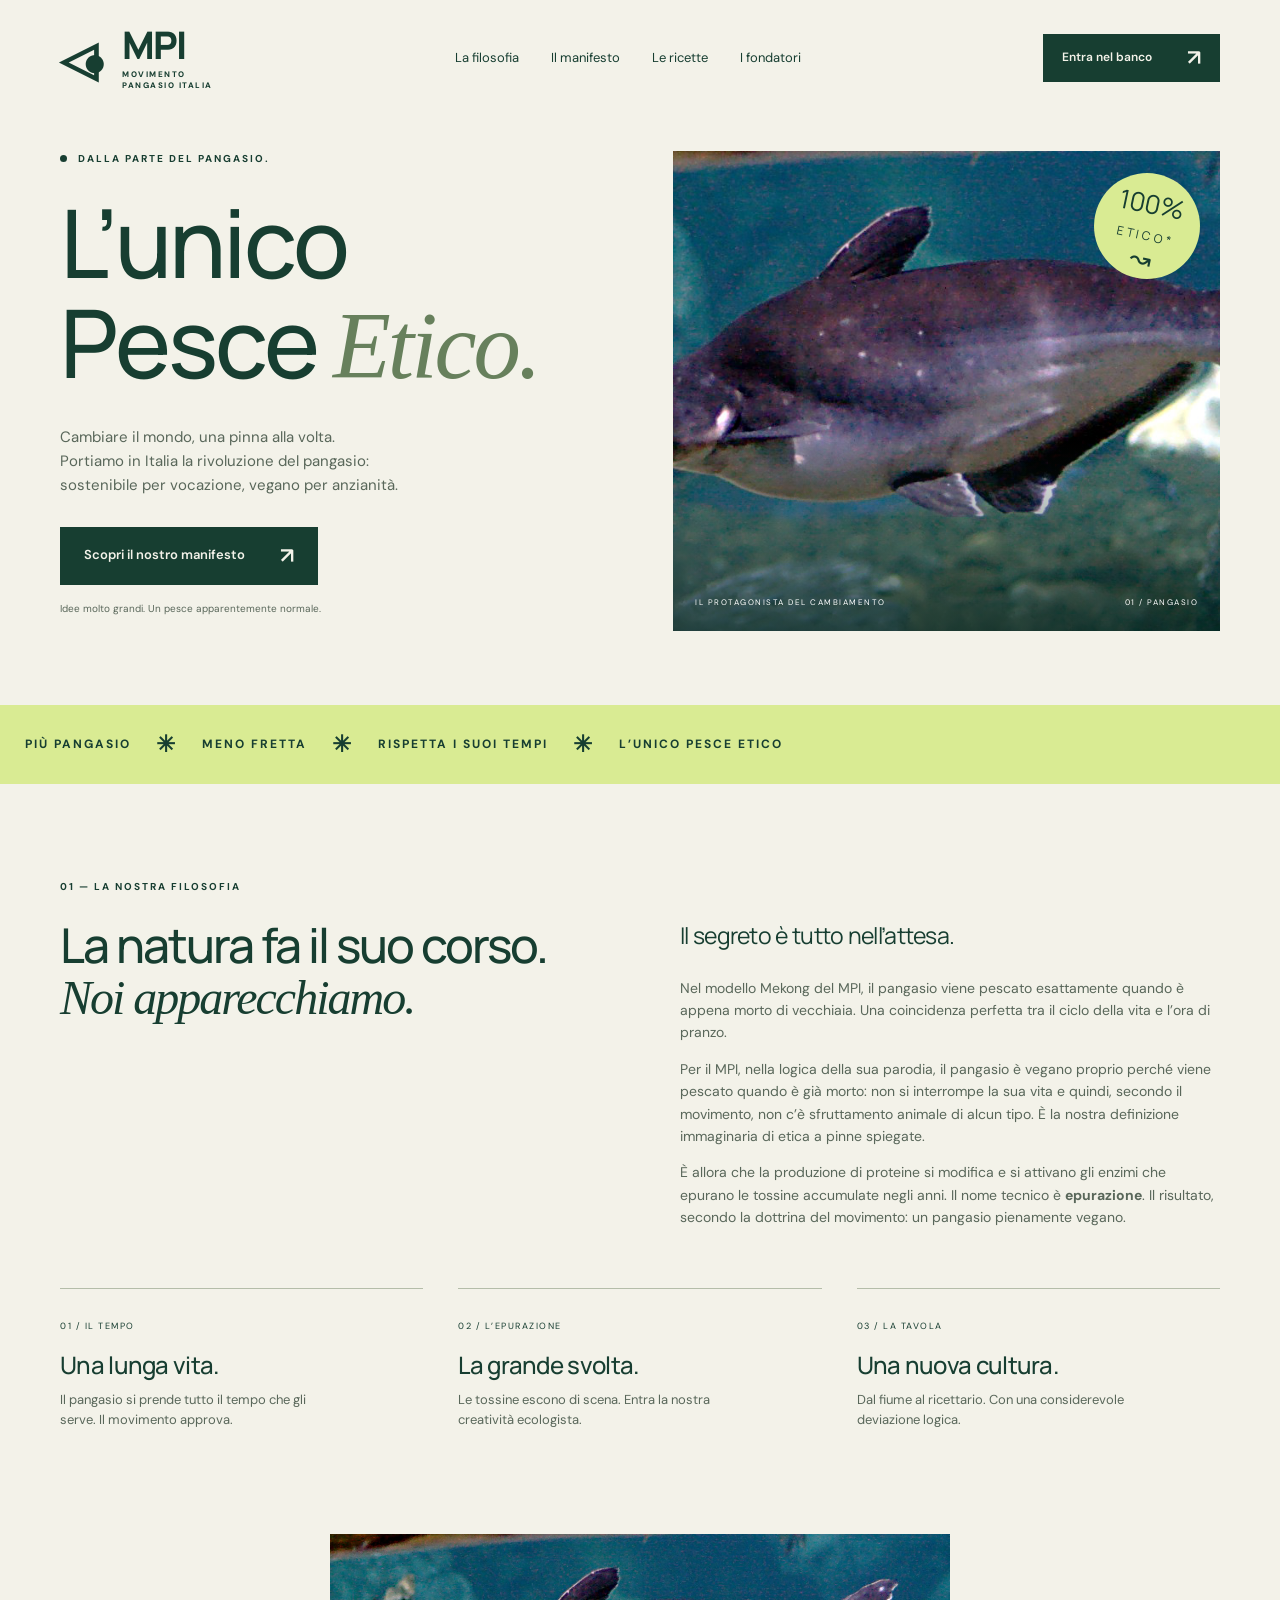
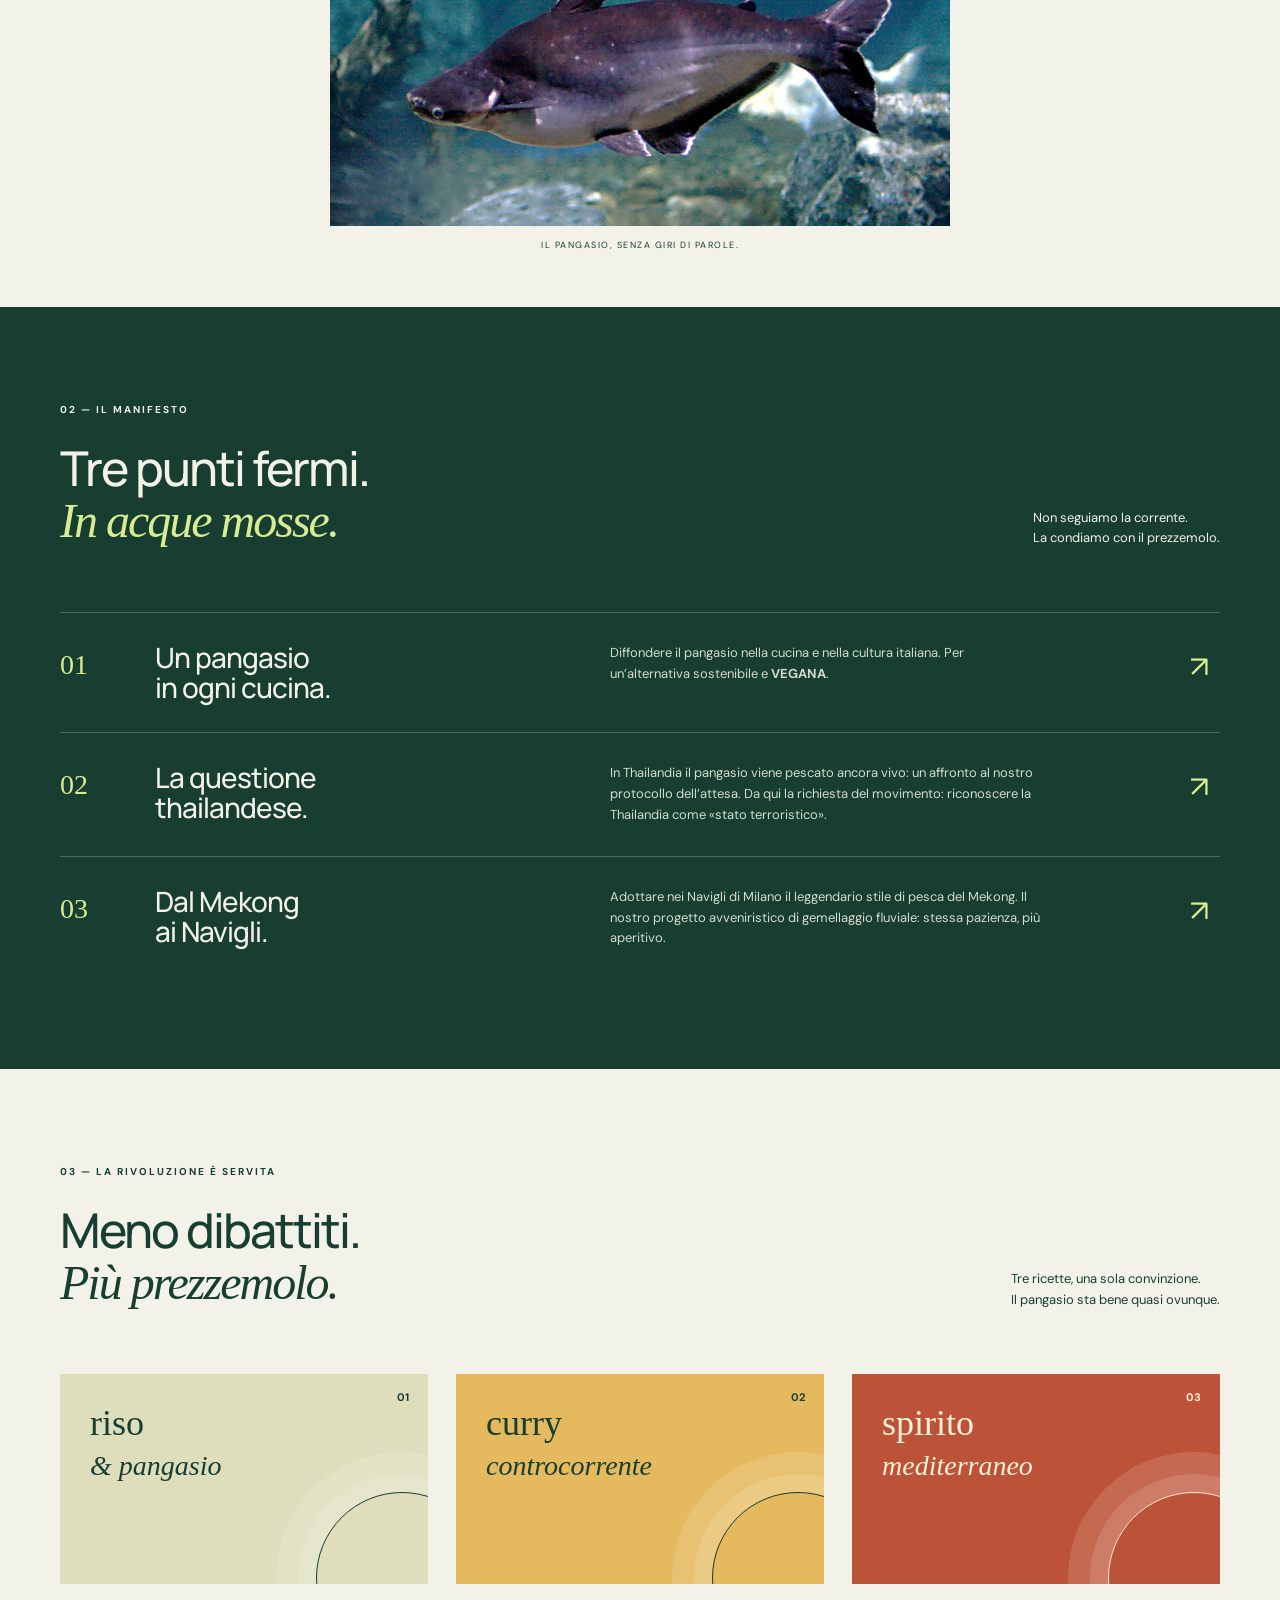
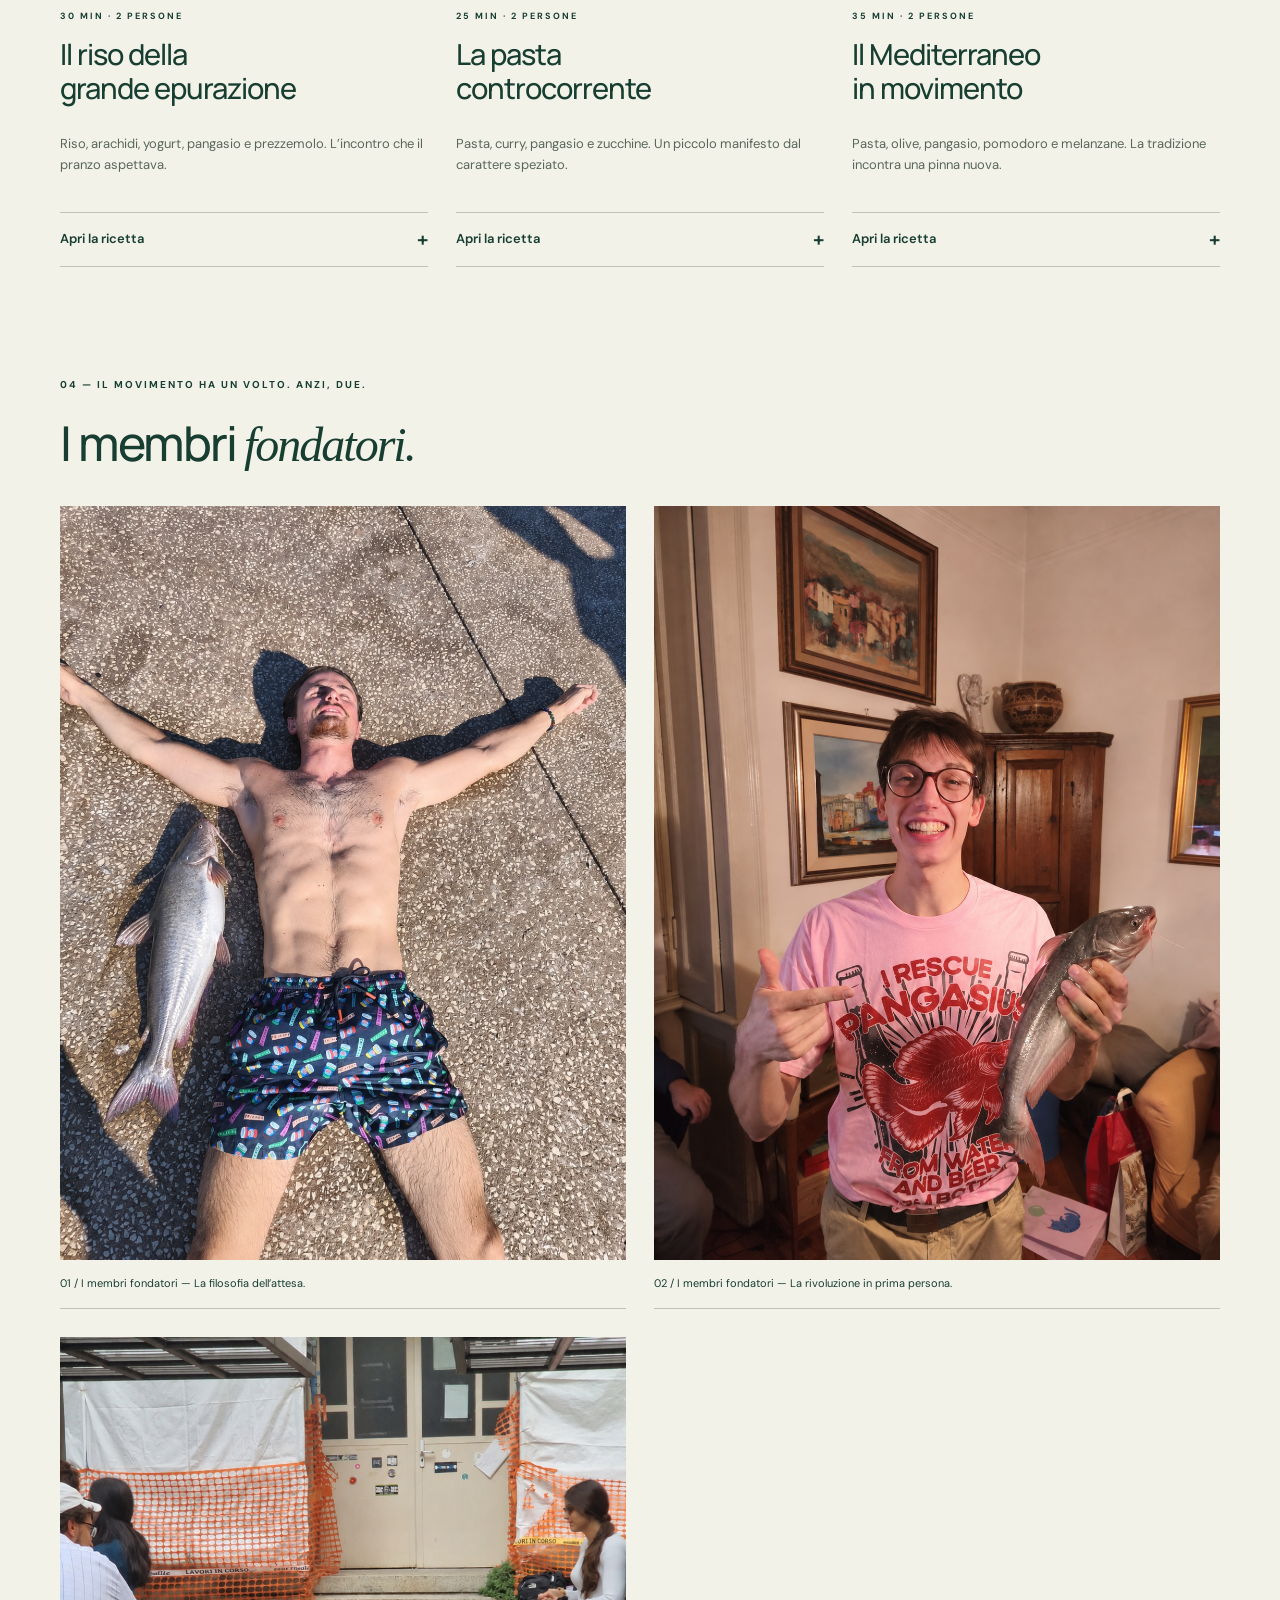
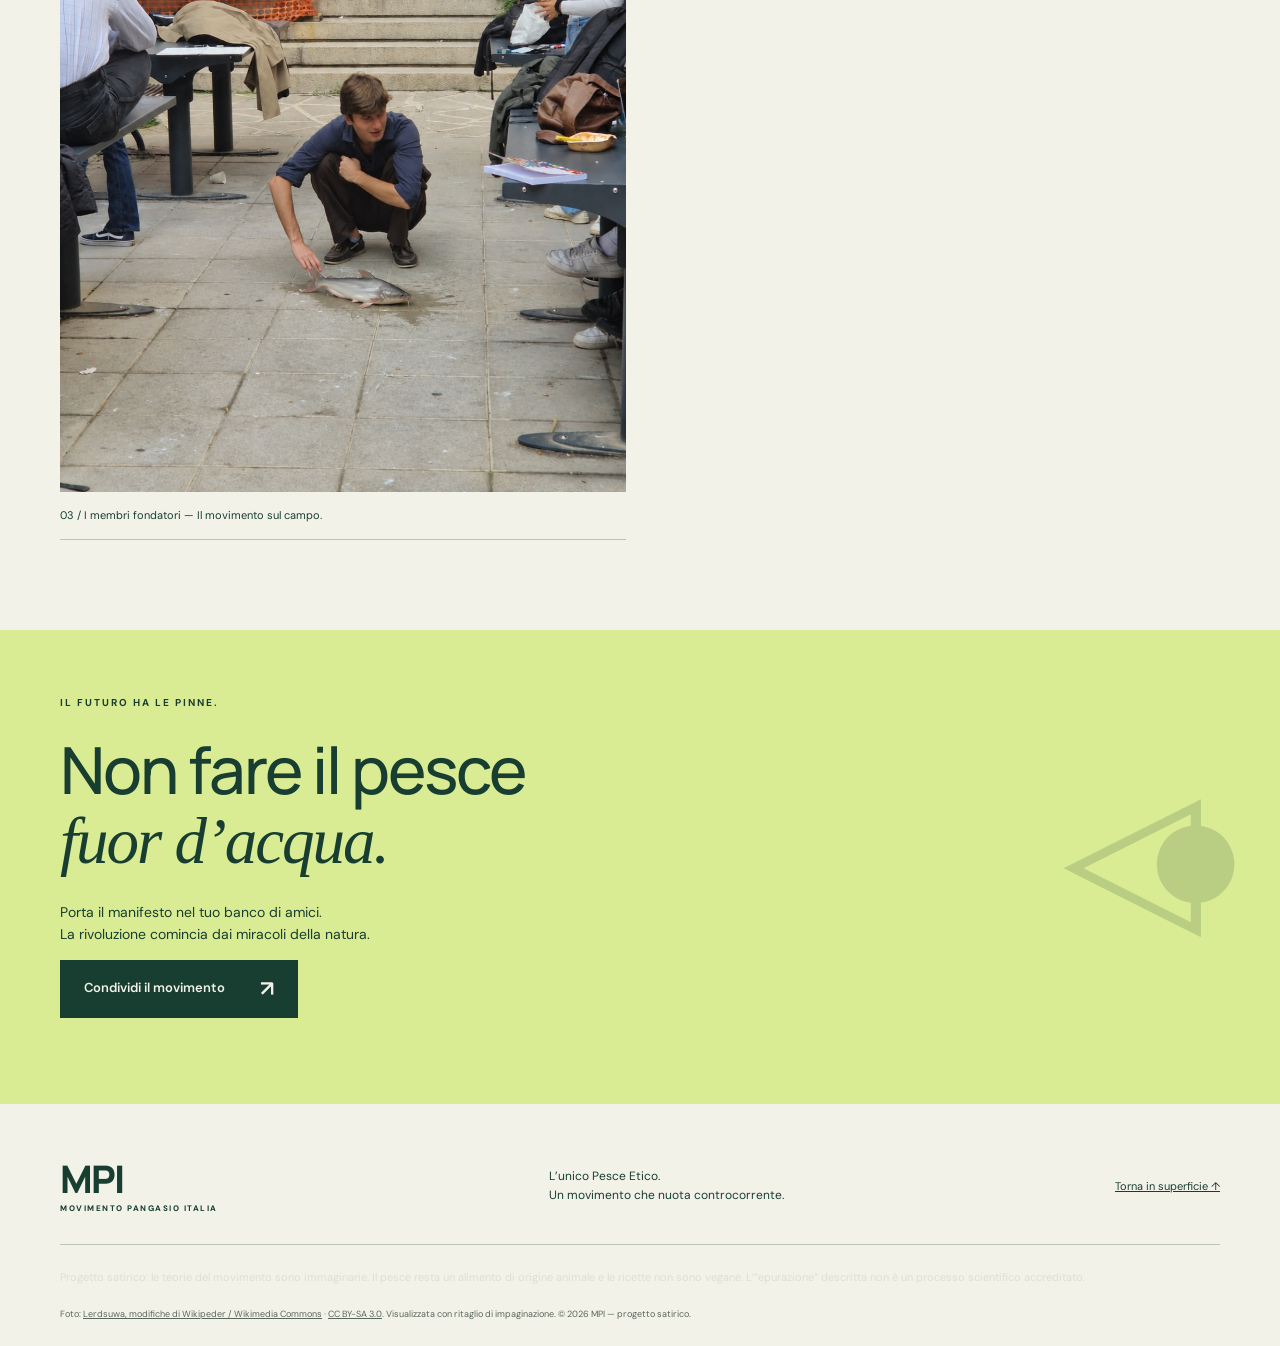
<file: index.html>
<!doctype html>
<html lang="it">
<head>
  <meta charset="utf-8"><meta name="viewport" content="width=device-width, initial-scale=1">
  <title>MPI — Movimento Pangasio Italia | L'unico Pesce Etico</title>
  <meta name="description" content="Il sito satirico del Movimento Pangasio Italia: un manifesto, una grande teoria e tre ricette per una rivoluzione a pinne spiegate.">
  <meta name="theme-color" content="#173e31">
  <link rel="icon" href="assets/favicon.svg" type="image/svg+xml">
  <link rel="stylesheet" href="style.css?v=7">
</head>
<body>
<a class="skip" href="#contenuto">Vai al contenuto</a>
<header class="header wrap">
  <a class="brand" href="#" aria-label="MPI, inizio pagina"><span class="brand-icon" aria-hidden="true">◁<span>●</span></span><span>MPI<small>MOVIMENTO<br>PANGASIO ITALIA</small></span></a>
  <nav aria-label="Navigazione principale"><a href="#filosofia">La filosofia</a><a href="#manifesto">Il manifesto</a><a href="#ricette">Le ricette</a><a href="#fondatori">I fondatori</a></nav>
  <a class="button small" href="#aderisci">Entra nel banco <span>↗</span></a>
</header>
<main id="contenuto">
<section class="hero wrap">
  <div class="hero-copy"><p class="eyebrow"><span class="dot"></span> DALLA PARTE DEL PANGASIO.</p><h1>L’unico<br>Pesce <em>Etico.</em></h1><p class="intro">Cambiare il mondo, una pinna alla volta.<br>Portiamo in Italia la rivoluzione del pangasio: sostenibile per vocazione, vegano per anzianità.</p><a class="button" href="#manifesto">Scopri il nostro manifesto <span>↗</span></a><p class="hero-note">Idee molto grandi. Un pesce apparentemente normale.</p></div>
  <figure class="hero-photo"><img src="assets/pangasio.jpg" alt="Un pangasio argentato che nuota in acquario" width="1198" height="564" fetchpriority="high"><div class="seal">100%<br><span>ETICO*</span><br>↝</div><figcaption><span>IL PROTAGONISTA DEL CAMBIAMENTO</span><span>01 / PANGASIO</span></figcaption></figure>
</section>
<div class="ticker" role="region" tabindex="0" aria-label="I motti del movimento, scorri per leggerli tutti"><span>PIÙ PANGASIO</span><i aria-hidden="true">✳</i><span>MENO FRETTA</span><i aria-hidden="true">✳</i><span>RISPETTA I SUOI TEMPI</span><i aria-hidden="true">✳</i><span>L’UNICO PESCE ETICO</span></div>
<section id="filosofia" class="philosophy wrap section">
  <div><p class="eyebrow">01 — LA NOSTRA FILOSOFIA</p><h2>La natura fa il suo corso.<br><em>Noi apparecchiamo.</em></h2></div>
  <div class="theory"><p class="lead">Il segreto è tutto nell’attesa.</p><p>Nel modello Mekong del MPI, il pangasio viene pescato esattamente quando è appena morto di vecchiaia. Una coincidenza perfetta tra il ciclo della vita e l’ora di pranzo.</p><p>Per il MPI, nella logica della sua parodia, il pangasio è vegano proprio perché viene pescato quando è già morto: non si interrompe la sua vita e quindi, secondo il movimento, non c’è sfruttamento animale di alcun tipo. È la nostra definizione immaginaria di etica a pinne spiegate.</p><p>È allora che la produzione di proteine si modifica e si attivano gli enzimi che epurano le tossine accumulate negli anni. Il nome tecnico è <strong>epurazione</strong>. Il risultato, secondo la dottrina del movimento: un pangasio pienamente vegano.</p></div>
</section>
<section class="process wrap" aria-label="Le tre fasi secondo la dottrina immaginaria MPI"><div><span>01 / IL TEMPO</span><h3>Una lunga vita.</h3><p>Il pangasio si prende tutto il tempo che gli serve. Il movimento approva.</p></div><div><span>02 / L’EPURAZIONE</span><h3>La grande svolta.</h3><p>Le tossine escono di scena. Entra la nostra creatività ecologista.</p></div><div><span>03 / LA TAVOLA</span><h3>Una nuova cultura.</h3><p>Dal fiume al ricettario. Con una considerevole deviazione logica.</p></div></section>
<section class="fish-gallery wrap" aria-label="Il pangasio da vicino"><figure><img src="assets/pangasio.jpg" alt="Un pangasio argentato in acquario, visibile per intero" width="1198" height="564" loading="lazy"><figcaption>IL PANGASIO, SENZA GIRI DI PAROLE.</figcaption></figure></section>
<section id="manifesto" class="manifesto section"><div class="wrap"><div class="section-head"><div><p class="eyebrow">02 — IL MANIFESTO</p><h2>Tre punti fermi.<br><em>In acque mosse.</em></h2></div><p>Non seguiamo la corrente.<br>La condiamo con il prezzemolo.</p></div>
<article class="pledge"><span class="number">01</span><h3>Un pangasio<br>in ogni cucina.</h3><p>Diffondere il pangasio nella cucina e nella cultura italiana. Per un’alternativa sostenibile e <strong>VEGANA</strong>.</p><span class="arrow" aria-hidden="true">↗</span></article>
<article class="pledge"><span class="number">02</span><h3>La questione<br>thailandese.</h3><p>In Thailandia il pangasio viene pescato ancora vivo: un affronto al nostro protocollo dell’attesa. Da qui la richiesta del movimento: riconoscere la Thailandia come «stato terroristico».</p><span class="arrow" aria-hidden="true">↗</span></article>
<article class="pledge"><span class="number">03</span><h3>Dal Mekong<br>ai Navigli.</h3><p>Adottare nei Navigli di Milano il leggendario stile di pesca del Mekong. Il nostro progetto avveniristico di gemellaggio fluviale: stessa pazienza, più aperitivo.</p><span class="arrow" aria-hidden="true">↗</span></article>

</div></section>
<section id="ricette" class="recipes wrap section"><div class="section-head"><div><p class="eyebrow">03 — LA RIVOLUZIONE È SERVITA</p><h2>Meno dibattiti.<br><em>Più prezzemolo.</em></h2></div><p>Tre ricette, una sola convinzione.<br>Il pangasio sta bene quasi ovunque.</p></div>
<div class="recipe-grid">
<article class="recipe"><div class="recipe-art rice" aria-hidden="true"><span>riso<br><i>& pangasio</i></span><b>01</b></div><p class="eyebrow">30 MIN · 2 PERSONE</p><h3>Il riso della<br> grande epurazione</h3><p>Riso, arachidi, yogurt, pangasio e prezzemolo. L’incontro che il pranzo aspettava.</p><details><summary>Apri la ricetta <span>+</span></summary><div><h4>Ingredienti</h4><p>160 g di riso, 250 g di filetto di pangasio, 30 g di arachidi, 100 g di yogurt bianco, prezzemolo, olio, limone e sale.</p><h4>Procedimento</h4><ol><li>Lessa il riso in acqua salata.</li><li>Cuoci il pangasio in padella con poco olio, quindi dividilo in pezzi.</li><li>Mescola lo yogurt con limone e prezzemolo. Servi sul riso con il pesce e le arachidi tritate.</li></ol><p class="allergens">Allergeni: pesce, arachidi, latte.</p></div></details></article>
<article class="recipe"><div class="recipe-art curry" aria-hidden="true"><span>curry<br><i>controcorrente</i></span><b>02</b></div><p class="eyebrow">25 MIN · 2 PERSONE</p><h3>La pasta<br> controcorrente</h3><p>Pasta, curry, pangasio e zucchine. Un piccolo manifesto dal carattere speziato.</p><details><summary>Apri la ricetta <span>+</span></summary><div><h4>Ingredienti</h4><p>180 g di pasta, 250 g di pangasio, 2 zucchine, 1 cucchiaino di curry, olio, sale e acqua di cottura.</p><h4>Procedimento</h4><ol><li>Rosola le zucchine a rondelle con un filo d’olio.</li><li>Aggiungi il pangasio a cubetti e il curry, quindi porta a cottura.</li><li>Scola la pasta e saltala nel condimento con poca acqua di cottura.</li></ol><p class="allergens">Allergeni: pesce, glutine; controllare la miscela di curry.</p></div></details></article>
<article class="recipe"><div class="recipe-art tomato" aria-hidden="true"><span>spirito<br><i>mediterraneo</i></span><b>03</b></div><p class="eyebrow">35 MIN · 2 PERSONE</p><h3>Il Mediterraneo<br> in movimento</h3><p>Pasta, olive, pangasio, pomodoro e melanzane. La tradizione incontra una pinna nuova.</p><details><summary>Apri la ricetta <span>+</span></summary><div><h4>Ingredienti</h4><p>180 g di pasta, 250 g di pangasio, 1 melanzana piccola, 250 g di pomodori, 40 g di olive denocciolate, olio, aglio e basilico.</p><h4>Procedimento</h4><ol><li>Rosola la melanzana a cubetti con olio e aglio.</li><li>Unisci pomodori e olive; lascia insaporire, poi aggiungi il pesce e cuocilo completamente.</li><li>Salta la pasta nel sugo e completa con basilico.</li></ol><p class="allergens">Allergeni: pesce, glutine.</p></div></details></article>
</div></section>
<section id="fondatori" class="founders wrap section">
<p class="eyebrow">04 — IL MOVIMENTO HA UN VOLTO. ANZI, DUE.</p>
<h2>I membri <em>fondatori.</em></h2>
<div class="founder-grid">
<figure><img src="assets/fondatore-relax.png" alt="Un membro fondatore disteso al sole accanto a un pesce" width="1086" height="1448" loading="lazy"><figcaption>01 / I membri fondatori — La filosofia dell’attesa.</figcaption></figure>
<figure><img src="assets/fondatore-ritratto.png" alt="Un membro fondatore con una maglietta rosa che tiene un pesce" width="1086" height="1448" loading="lazy"><figcaption>02 / I membri fondatori — La rivoluzione in prima persona.</figcaption></figure>
<figure><img src="assets/fondatore-cortile.png" alt="Un membro fondatore nel cortile universitario accanto a un pesce" width="1086" height="1448" loading="lazy"><figcaption>03 / I membri fondatori — Il movimento sul campo.</figcaption></figure>
</div>
</section>
<section id="aderisci" class="join wrap"><p class="eyebrow">IL FUTURO HA LE PINNE.</p><h2>Non fare il pesce<br><em>fuor d’acqua.</em></h2><p>Porta il manifesto nel tuo banco di amici.<br>La rivoluzione comincia dai miracoli della natura.</p><button class="button" id="share">Condividi il movimento <span>↗</span></button><p id="share-status" role="status" aria-live="polite"></p><span class="join-fish" aria-hidden="true">◁●</span></section>
</main>
<footer class="wrap"><div class="footer-top"><a class="brand" href="#">MPI<small>MOVIMENTO PANGASIO ITALIA</small></a><p>L’unico Pesce Etico.<br>Un movimento che nuota controcorrente.</p><a href="#contenuto">Torna in superficie ↑</a></div><p class="disclaimer">Progetto satirico: le teorie del movimento sono immaginarie. Il pesce resta un alimento di origine animale e le ricette non sono vegane. L’“epurazione” descritta non è un processo scientifico accreditato.</p><p class="credits">Foto: <a href="https://commons.wikimedia.org/wiki/File:Iridescent_Shark_Catfish.jpg">Lerdsuwa, modifiche di Wikipeder / Wikimedia Commons</a> · <a href="https://creativecommons.org/licenses/by-sa/3.0/">CC BY-SA 3.0</a>. Visualizzata con ritaglio di impaginazione. © <span id="year">2026</span> MPI — progetto satirico.</p></footer>
<script src="script.js"></script>
</body></html>
</file>
<file: style.css>
@import url('https://fonts.googleapis.com/css2?family=DM+Sans:wght@400;500;600;700&family=Manrope:wght@400;500;600;700;800&display=swap');
:root{--green:#173e31;--cream:#f3f2e9;--lime:#d9eb93;--muted:#59675a}*{box-sizing:border-box}html{scroll-behavior:smooth;scroll-padding-top:30px}body{margin:0;background:var(--cream);color:var(--green);font-family:'DM Sans',sans-serif;font-size:16px;line-height:1.6}a{color:inherit}button{font:inherit}a,button,summary{-webkit-tap-highlight-color:transparent}a:focus-visible,button:focus-visible,summary:focus-visible{outline:3px solid #a8522e;outline-offset:6px}.wrap{max-width:1320px;margin:auto;padding-left:60px;padding-right:60px}.notice{background:var(--green);color:var(--cream);text-align:center;font-size:10px;letter-spacing:2px;padding:9px 15px}.header{display:flex;align-items:center;justify-content:space-between;height:116px;gap:30px}.brand{text-decoration:none;display:flex;align-items:center;gap:14px;font-family:Manrope,sans-serif;font-size:38px;font-weight:800;letter-spacing:-2px;line-height:1}.brand small{display:block;font-family:'DM Sans',sans-serif;font-size:8px;line-height:1.4;letter-spacing:1.5px;margin-top:6px}.brand-icon{font-size:48px;letter-spacing:-15px;margin-right:16px}.brand-icon span{font-size:42px}.header nav{display:flex;gap:32px;font-size:13px}.header nav a{text-decoration:none}.header nav a:hover{text-decoration:underline}.button{display:inline-flex;align-items:center;justify-content:space-between;gap:35px;background:var(--green);color:var(--cream);border:1px solid var(--green);padding:17px 23px;text-decoration:none;font-size:13px;cursor:pointer;font-weight:600}.button:hover{background:#2d5846}.button span{font-size:22px;line-height:1}.button.small{padding:12px 18px;font-size:12px}.hero{display:grid;grid-template-columns:1.03fr 1fr;gap:50px;padding-top:35px;padding-bottom:74px}.eyebrow{font-size:10px;letter-spacing:2px;font-weight:700;margin:0 0 25px}.dot{display:inline-block;width:7px;height:7px;background:var(--green);border-radius:50%;margin-right:7px}h1,h2,h3,p{margin-top:0}h1,h2,h3{font-family:Manrope,sans-serif;font-weight:500;line-height:1.06;letter-spacing:-3px}h1{font-size:clamp(70px,7.4vw,104px);margin-bottom:28px}em{font-family:Georgia,serif;font-weight:400}h1 em{color:#67805c}.intro{font-size:15px;max-width:380px;color:var(--muted);margin-bottom:30px}.hero-note{font-size:10px;margin-top:16px;color:var(--muted)}.hero-photo{position:relative;margin:0;min-height:480px;background:#0b363b;overflow:hidden}.hero-photo img{width:100%;height:100%;position:absolute;object-fit:cover;object-position:46% center}.hero-photo:after{content:'';position:absolute;inset:60% 0 0;background:linear-gradient(transparent,#072720c9);pointer-events:none}.hero-photo figcaption{position:absolute;bottom:22px;left:22px;right:22px;color:white;z-index:1;display:flex;justify-content:space-between;font-size:8px;letter-spacing:1.5px;gap:10px}.seal{position:absolute;top:22px;right:20px;z-index:1;background:var(--lime);width:106px;height:106px;border-radius:50%;transform:rotate(12deg);text-align:center;font-family:Manrope,sans-serif;font-size:26px;line-height:1.05;padding-top:17px}.seal span{font-size:12px;letter-spacing:3px}.ticker{padding:21px 25px;background:var(--lime);display:flex;justify-content:space-around;align-items:center;gap:25px;font-size:12px;font-weight:700;letter-spacing:2px;overflow:hidden;white-space:nowrap}.ticker i{font-style:normal;font-size:23px}.section{padding-top:95px;padding-bottom:90px}h2{font-size:48px;margin-bottom:25px;letter-spacing:-2px}.philosophy{display:grid;grid-template-columns:1fr 1fr;gap:80px;padding-bottom:45px}.theory{padding-top:38px;font-size:14px;color:var(--muted)}.lead{font-size:23px;color:var(--green);font-family:Manrope,sans-serif;letter-spacing:-.7px}.science-note{border-top:1px solid #c7cebc;padding-top:20px;display:flex;gap:17px;margin-top:25px;font-size:11px}.science-note>span{font-size:32px;color:var(--green)}.process{display:grid;grid-template-columns:repeat(3,1fr);gap:35px;padding-bottom:90px}.process>div{border-top:1px solid #b4bda9;padding-top:22px}.process span{font-size:9px;letter-spacing:1.5px}.process h3{font-size:24px;letter-spacing:-.7px;margin:16px 0 12px}.process p{font-size:13px;max-width:270px;color:var(--muted)}.manifesto{background:var(--green);color:var(--cream)}.section-head{display:flex;align-items:flex-end;justify-content:space-between;gap:40px;margin-bottom:40px}.section-head>p{font-size:13px;padding-bottom:10px;max-width:300px}.manifesto h2 em{color:var(--lime)}.pledge{display:grid;grid-template-columns:60px 1fr 1.3fr 30px;gap:35px;border-top:1px solid #ffffff3b;padding:30px 0;align-items:start}.number{font-family:Georgia,serif;font-size:28px;color:var(--lime)}.pledge h3{font-size:28px;letter-spacing:-1px;margin:0}.pledge p{font-size:13px;max-width:430px;margin:0;color:#d2dcce}.arrow{font-size:30px;color:var(--lime)}.manifesto-note{font-size:10px;border-top:1px solid #ffffff3b;padding-top:22px;color:#c4d0bf;margin-bottom:0}.recipe-grid{display:grid;grid-template-columns:repeat(3,1fr);gap:28px}.recipe-art{height:210px;padding:30px;position:relative;margin-bottom:25px;overflow:hidden}.recipe-art:after{content:'';width:170px;height:170px;border:1px solid currentColor;border-radius:50%;position:absolute;right:-60px;bottom:-80px;box-shadow:0 0 0 18px #ffffff20,0 0 0 40px #ffffff20}.recipe-art span{font-family:Georgia,serif;font-size:36px;line-height:1.1}.recipe-art i{font-size:28px}.recipe-art b{position:absolute;right:19px;top:15px;font-size:11px}.rice{background:#dedebd}.curry{background:#e5b95e}.tomato{background:#bc5338;color:#fff1d8}.recipe h3{font-size:29px;letter-spacing:-1px;line-height:1.15}.recipe .eyebrow{font-size:9px;margin-bottom:15px}.recipe>p:not(.eyebrow){font-size:13px;color:var(--muted);min-height:65px}.recipe details{border-top:1px solid #bdc4b2;border-bottom:1px solid #bdc4b2;font-size:13px}.recipe summary{cursor:pointer;list-style:none;padding:16px 0;font-weight:600;display:flex;justify-content:space-between}.recipe summary::-webkit-details-marker{display:none}.recipe summary span{font-size:20px;line-height:1}.recipe details[open] summary span{transform:rotate(45deg)}.recipe details div{padding:5px 0 16px}.recipe h4{font-size:12px;margin:10px 0}.recipe ol{padding-left:20px}.recipe li{margin-bottom:8px}.allergens{font-size:11px}.recipe-note{font-size:11px;color:var(--muted);margin:25px 0 0}.join{position:relative;background:var(--lime);padding-top:65px;padding-bottom:50px;overflow:hidden}.join h2{font-size:65px}.join>p:not(.eyebrow){font-size:14px}.join-fish{position:absolute;right:90px;top:80px;font-size:180px;letter-spacing:-60px;opacity:.16;pointer-events:none}#share-status{min-height:24px;margin:12px 0 0;font-size:12px;max-width:650px;overflow-wrap:anywhere}footer{padding-top:55px;padding-bottom:25px}.footer-top{display:flex;align-items:center;justify-content:space-between;gap:30px;padding-bottom:30px;border-bottom:1px solid #bcc5b2}.footer-top .brand{display:block}.footer-top p{font-size:12px;margin:0}.footer-top>a:last-child{font-size:11px}.disclaimer,.credits{font-size:10px;color:var(--muted);margin:20px 0 0}.credits{font-size:9px}.skip{position:fixed;top:-100px;left:10px;z-index:20;background:var(--lime);padding:12px}.skip:focus{top:10px}@media(min-width:1500px){.wrap{max-width:1440px}.hero-photo{min-height:530px}}@media(max-width:950px){.wrap{padding-left:30px;padding-right:30px}.header{gap:20px}.header nav{gap:18px}.hero{gap:25px}h1{font-size:76px}.hero-photo{min-height:440px}.philosophy{gap:35px}h2{font-size:40px}.pledge{gap:20px;grid-template-columns:40px 1fr 1.25fr 20px}.recipe-art{padding:20px}.recipe-art span{font-size:30px}.recipe-art i{font-size:24px}.recipe-grid{gap:20px}.join-fish{right:55px}}@media(max-width:680px){.wrap{padding-left:22px;padding-right:22px}.notice{font-size:8px;letter-spacing:1.2px}.header{height:auto;min-height:100px;flex-wrap:wrap;padding-top:22px;padding-bottom:20px;gap:20px}.brand{font-size:30px}.brand-icon{font-size:35px}.brand-icon span{font-size:32px}.header>.button{margin-left:auto}.header nav{order:3;width:100%;justify-content:space-between;border-top:1px solid #ccd1c0;padding-top:15px;font-size:12px}.hero{grid-template-columns:1fr;padding-top:25px;padding-bottom:35px;gap:25px}h1{font-size:80px}.hero-photo{min-height:340px}.hero-photo img{object-position:50% center}.hero-note{margin-bottom:0}.ticker{justify-content:flex-start;font-size:10px;gap:20px}.section{padding-top:60px;padding-bottom:55px}.philosophy{grid-template-columns:1fr;gap:0;padding-bottom:25px}.theory{padding-top:0}.process{grid-template-columns:1fr;gap:18px;padding-bottom:55px}.process p{max-width:none}.process h3{margin-top:12px}h2{font-size:38px}.section-head{display:block;margin-bottom:28px}.section-head>p{padding:0}.pledge{grid-template-columns:35px 1fr;gap:15px;padding:25px 0}.pledge h3{font-size:28px}.pledge p{grid-column:2}.pledge .arrow{display:none}.recipe-grid{grid-template-columns:1fr;gap:36px}.recipe-art{height:200px;padding:30px}.recipe-art span{font-size:40px}.recipe-art i{font-size:32px}.recipe h3 br{display:none}.recipe>p:not(.eyebrow){min-height:0}.join{margin:0 12px;padding:40px 25px 25px}.join h2{font-size:48px}.join-fish{font-size:110px;right:40px;top:150px;letter-spacing:-35px}.join .button{position:relative;z-index:1}.footer-top{flex-wrap:wrap;align-items:flex-start}.footer-top p{max-width:180px}.footer-top>a:last-child{width:100%}}@media(prefers-reduced-motion:reduce){html{scroll-behavior:auto}}

/* Fondatori e fotografia compatta, con inquadratura completa. */
.founders{padding-top:20px}
.founder-grid{display:grid;grid-template-columns:1fr 1fr;gap:28px;margin-top:35px}
.founder-grid figure{margin:0}
.founder-grid img{display:block;width:100%;height:auto;aspect-ratio:3/4;object-fit:cover}
.founder-grid figcaption{font-size:11px;padding:15px 0;border-bottom:1px solid #bdc4b2}
.fish-gallery{padding-top:0;padding-bottom:55px}
.fish-gallery figure{max-width:620px;margin:0 auto}
.fish-gallery img{display:block;width:100%;height:auto;object-fit:contain}
.fish-gallery figcaption{font-size:9px;letter-spacing:1.5px;margin-top:12px;text-align:center}
.notice{background:transparent;color:#64705f}
.disclaimer{background:none;border:0;box-shadow:none;padding:0;color:#73766d;font-size:11px;line-height:1.6;margin-top:24px}
@media(max-width:680px){.founder-grid{grid-template-columns:1fr}.fish-gallery{padding-bottom:35px}}

.disclaimer{color:#deded5;background:transparent;border:0;box-shadow:none;padding:0}

/* Gli elementi flessibili possono restringersi senza allargare la pagina. */
html{-webkit-text-size-adjust:100%;text-size-adjust:100%}
img{max-width:100%}
.hero>*,.philosophy>*,.process>*,.pledge>*,.recipe-grid>*,.founder-grid>*,.footer-top>*{min-width:0}
.button{max-width:100%;min-height:44px;white-space:normal}
.button span{flex-shrink:0}
.header nav{min-width:0;max-width:100%;overflow-x:auto;overscroll-behavior-x:contain;scroll-padding-inline:6px;scrollbar-width:thin;scrollbar-color:#a5b096 transparent}
.header nav a{flex-shrink:0;white-space:nowrap;display:flex;align-items:center;min-height:44px}
.ticker{max-width:100%;overflow-x:auto;overflow-y:hidden;justify-content:flex-start;overscroll-behavior-x:contain;scrollbar-width:thin;scrollbar-color:#688054 transparent}
.ticker>*{flex-shrink:0}
.ticker:focus-visible{outline:2px solid var(--green);outline-offset:-4px}
.recipe summary{min-height:48px;align-items:center;gap:16px}
.recipe-art{height:auto;min-height:210px;overflow:clip}
.recipe-art span{position:relative;z-index:1;overflow-wrap:anywhere}
.credits{overflow-wrap:anywhere}

@media(max-width:950px){
  .header{height:auto;min-height:100px;flex-wrap:wrap;gap:12px;padding-top:20px;padding-bottom:14px}
  .header>.brand{flex-shrink:0}
  .header>.button{margin-left:auto}
  .header nav{order:3;flex:0 1 100%;width:100%;justify-content:flex-start;gap:8px;border-top:1px solid #ccd1c0;padding:8px 2px}
  .header nav a{padding:8px 12px;font-size:13px}
  .hero{grid-template-columns:minmax(0,1fr) minmax(0,1fr)}
  .hero h1{font-size:clamp(48px,7.8vw,74px);letter-spacing:-2px}
  .recipe-grid{grid-template-columns:repeat(3,minmax(0,1fr))}
  .recipe-art span{font-size:clamp(28px,3.3vw,36px)}
  .recipe-art i{font-size:clamp(19px,2.5vw,25px)}
}

@media(max-width:760px){
  .wrap{padding-left:clamp(18px,5vw,30px);padding-right:clamp(18px,5vw,30px)}
  .notice{font-size:9px;letter-spacing:1px;line-height:1.6;padding:10px 18px}
  .header>.button{gap:12px;padding:10px 12px;font-size:11px}
  .brand{font-size:30px}
  .brand-icon{font-size:35px}
  .brand-icon span{font-size:32px}
  .hero{grid-template-columns:minmax(0,1fr);padding-top:24px;padding-bottom:35px;gap:26px}
  .hero h1{font-size:clamp(54px,13vw,80px);letter-spacing:-2px;line-height:1.05}
  .intro{max-width:40ch;line-height:1.7}
  .hero-photo{min-height:0}
  .hero-photo img{position:static;display:block;height:auto;object-fit:contain}
  .hero-photo:after{display:none}
  .hero-photo figcaption{position:static;padding:12px 14px;flex-wrap:wrap;gap:8px;font-size:8px;letter-spacing:1px}
  .seal{width:68px;height:68px;top:12px;right:12px;font-size:18px;padding-top:10px}
  .seal span{font-size:9px;letter-spacing:1.5px}
  .ticker{padding:16px 20px;font-size:11px;gap:24px;min-height:64px}
  .section{padding-top:52px;padding-bottom:50px}
  h2{font-size:clamp(32px,8.5vw,44px);letter-spacing:-1.5px;line-height:1.12;overflow-wrap:break-word}
  .eyebrow{line-height:1.7;letter-spacing:1.6px}
  .philosophy{grid-template-columns:minmax(0,1fr);gap:0;padding-bottom:26px}
  .theory{padding-top:0;font-size:15px;line-height:1.75}
  .process{grid-template-columns:minmax(0,1fr);gap:18px;padding-bottom:44px}
  .process p{max-width:none;font-size:14px}
  .section-head{display:block;margin-bottom:28px}
  .section-head>p{padding:0;font-size:14px}
  .pledge{grid-template-columns:30px minmax(0,1fr);gap:16px;padding:24px 0}
  .pledge h3{font-size:28px}
  .pledge p{grid-column:2;max-width:none;font-size:14px;line-height:1.75}
  .pledge .arrow{display:none}
  .recipe-grid{grid-template-columns:minmax(0,1fr);gap:32px}
  .recipe-art{padding:25px;min-height:175px}
  .recipe-art span{font-size:36px}
  .recipe-art i{font-size:clamp(25px,6.5vw,32px)}
  .recipe h3{font-size:28px;line-height:1.2;overflow-wrap:break-word}
  .recipe h3 br{display:none}
  .recipe>p:not(.eyebrow){min-height:0;font-size:14px}
  .recipe details{font-size:14px;line-height:1.75}
  .recipe summary{padding:16px 2px;font-size:14px}
  .recipe details div{padding-bottom:12px}
  .founder-grid{grid-template-columns:minmax(0,1fr);gap:25px;margin-top:25px}
  .founder-grid figure{max-width:460px;width:100%;margin-inline:auto}
  .fish-gallery{padding-bottom:40px}
  .join{margin:0 12px;padding:36px 22px 24px}
  .join h2{font-size:clamp(36px,9.5vw,52px);line-height:1.12}
  .join-fish{font-size:100px;right:36px;top:150px;letter-spacing:-32px;opacity:.1}
  .join .button{position:relative;z-index:1;gap:20px}
  .footer-top{flex-direction:column;align-items:flex-start;gap:22px;padding-bottom:24px}
  .footer-top p{max-width:none}
  .footer-top>a:last-child{display:inline-flex;align-items:center;min-height:44px;width:auto}
  footer{padding-top:40px;padding-bottom:26px}
}

@media(max-width:380px){
  .header nav{gap:2px}
  .header nav a{padding-inline:10px}
  .hero .button,.join .button{width:100%;gap:12px;padding:15px 16px}
  .recipe-art{padding:23px}
}
</file>
